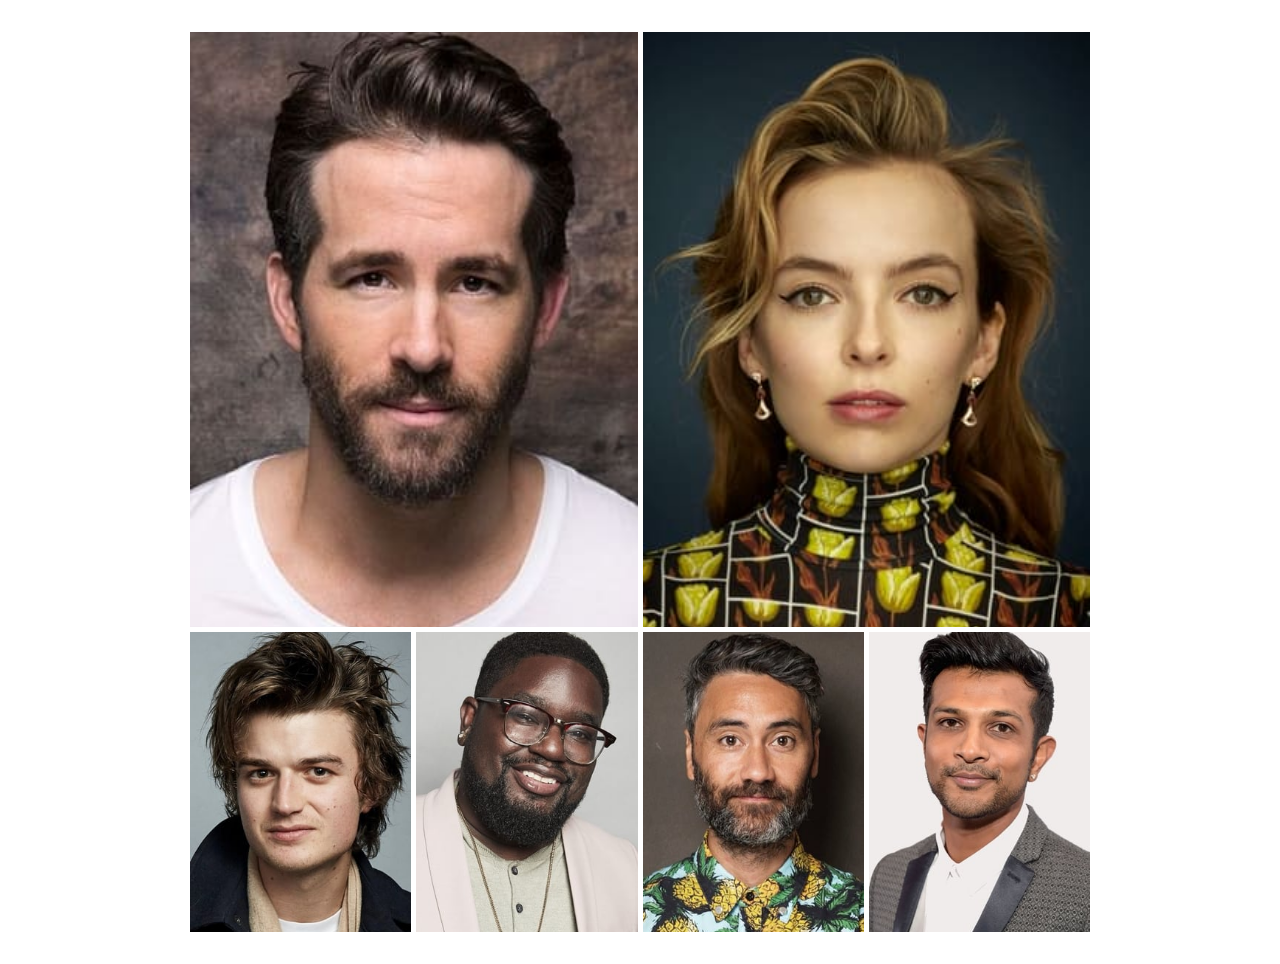
<file: actors.html>
<!DOCTYPE html>
<html lang="en">
<head>
    <meta charset="UTF-8">
    <meta name="viewport" content="width=device-width, initial-scale=1.0">
    <link rel="stylesheet" href="css/gallery.css">
    <title>Free Guy Actors Gallery</title>
</head>
<body>
    <div class="container">
        <div class="ryan">
            <div class="img">
                <img src="img/Ryan.jpg" alt="Ryan">
            </div>
        </div>
        <div class="jodie">
            <div class="img">
                <img src="img/Jodie.jpg" alt="Jodie">
            </div>
        </div>
        <div class="joe">
            <div class="img">
                <img src="img/Joe.jpg" alt="Joe">
            </div>
        </div>
        <div class="lil">
            <div class="img">
                <img src="img/Lil.jpg" alt="Lil">
            </div>
        </div>
        <div class="taika">
            <div class="img">
                <img src="img/Taika.jpg" alt="Taika">
            </div>
        </div>
        <div class="utkarsh">
            <div class="img">
                <img src="img/Utkarsh.jpg" alt="Utkarsh">
            </div>
        </div>


    </div>
    
</body>
</html>
</file>
<file: css/gallery.css>
* {
    margin: 0;
    padding: 0;
    box-sizing: border-box;
}
.container {
    width: 900px;
    height: 900px;
    margin: 2rem auto;
    display: grid;
    grid-template-columns: repeat(4, 1fr);
    grid-template-rows: 595px 300px;
    gap: 5px;
}

.container > div {
    width: 100%;
    height: 100%;
}

.img {
    width: 100%;
    height: 100%;
}

.img img {
    width: 100%;
    height: 100%;
    object-fit: cover;
}

.ryan{
    grid-column: 1/3;
    grid-row: 1/2;
}

.jodie {
    grid-column: 3/5;
    grid-row: 1/2;
}

@media (max-width: 568px) {
    body {
        background-color: black;
    }

    .container {
        width: auto;
        grid-template-columns: repeat(1, auto);
        grid-template-rows: repeat(6, 1fr);
        grid-template-areas: 
        "ryan"
        "jodie"
        "joe"
        "lil"
        "utkarsh"
        "taika"
        ;
    }

    .ryan{
        grid-area: ryan;
    }
    .jodie{
        grid-area: jodie;
    }
    .joe{
        grid-area:joe;
    }
    .lil{
        grid-area: lil;
    }
    .utkarsh{
        grid-area: utkarsh;
    }
    .taika{
        grid-area: taika;
    }   
}
</file>
